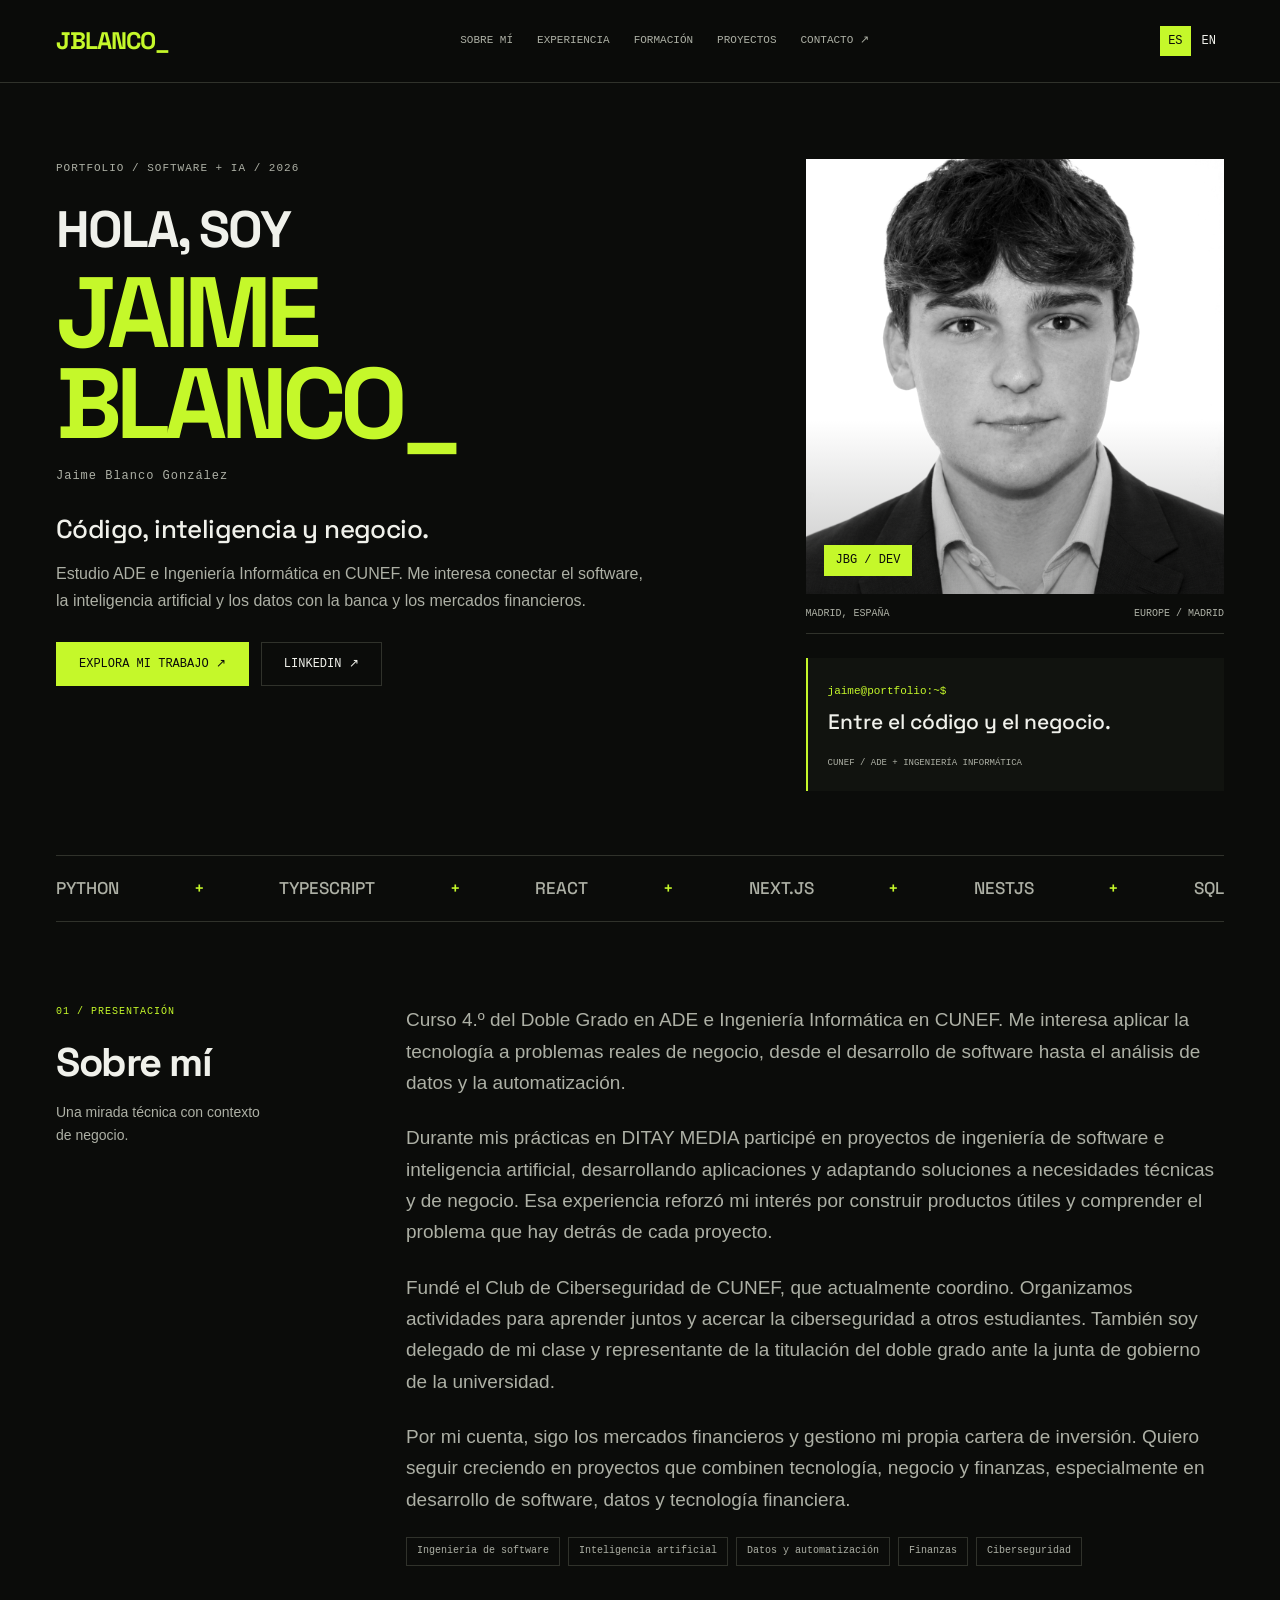
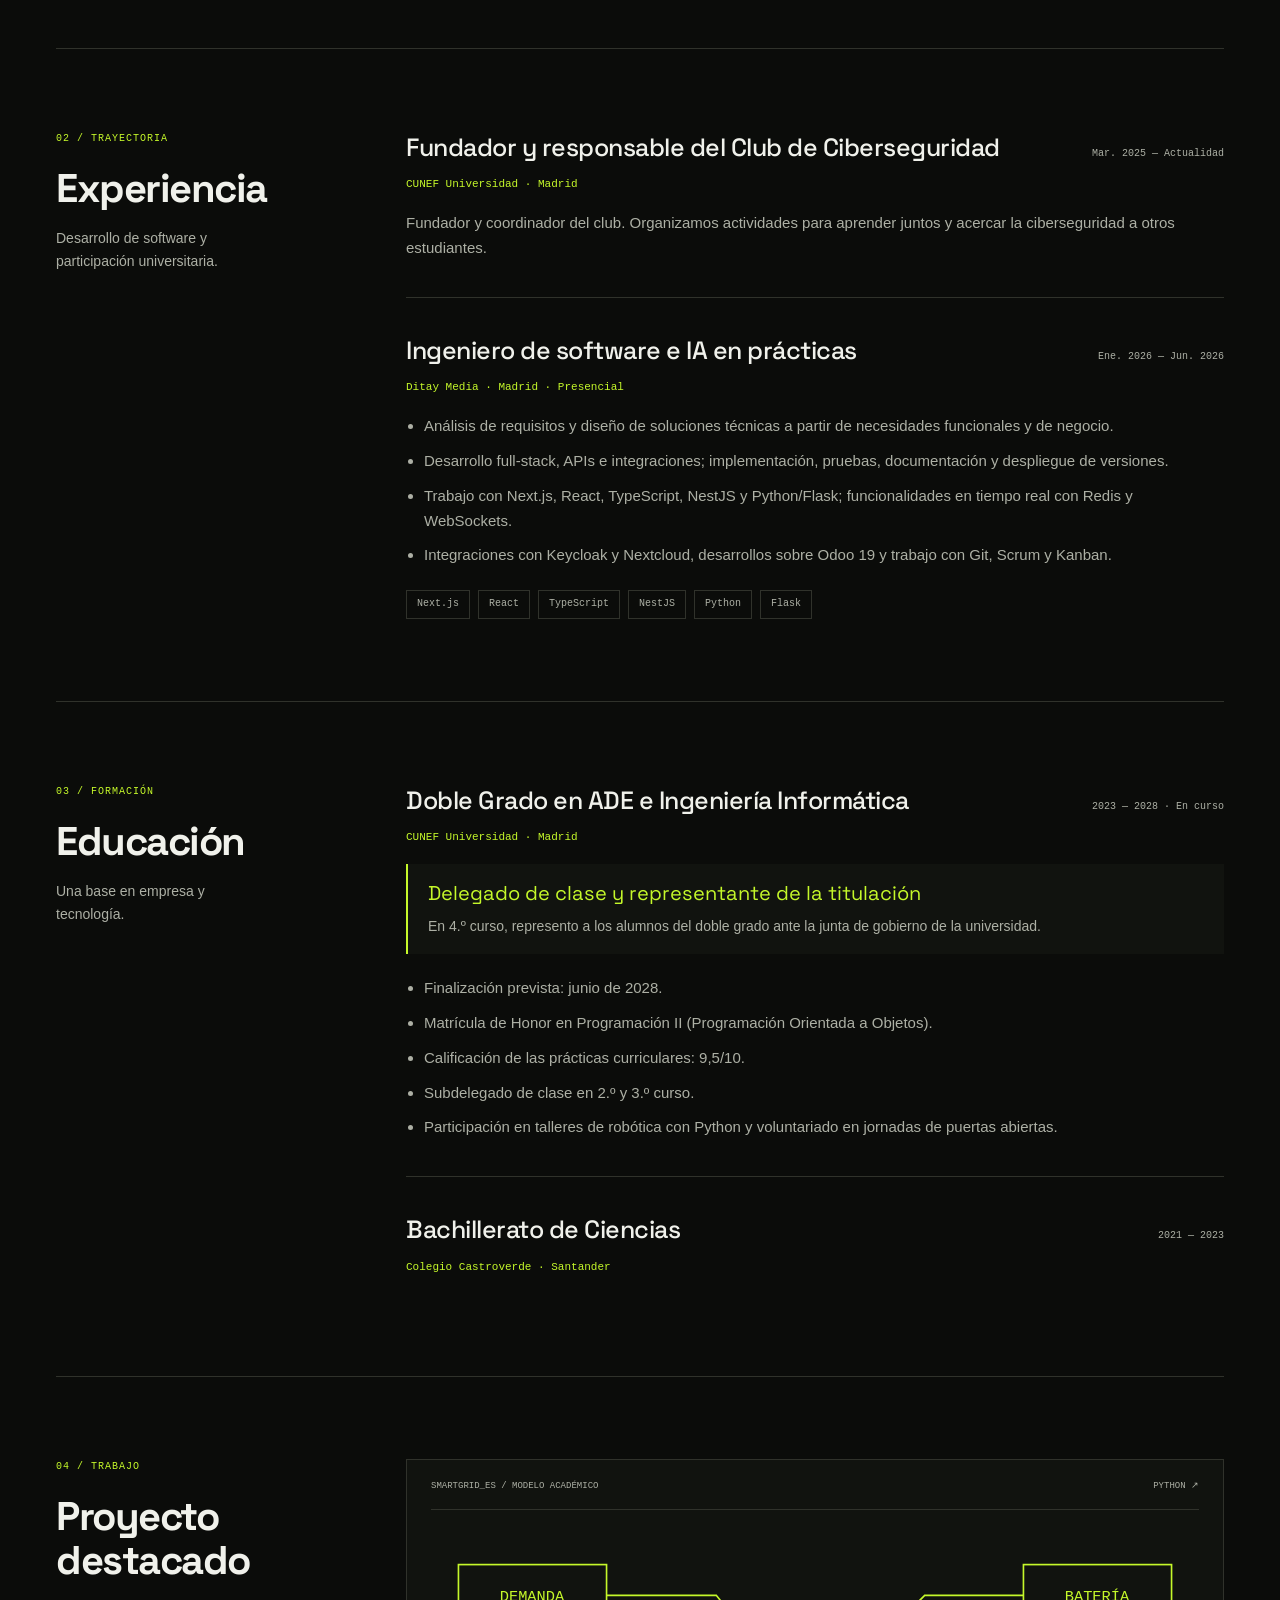
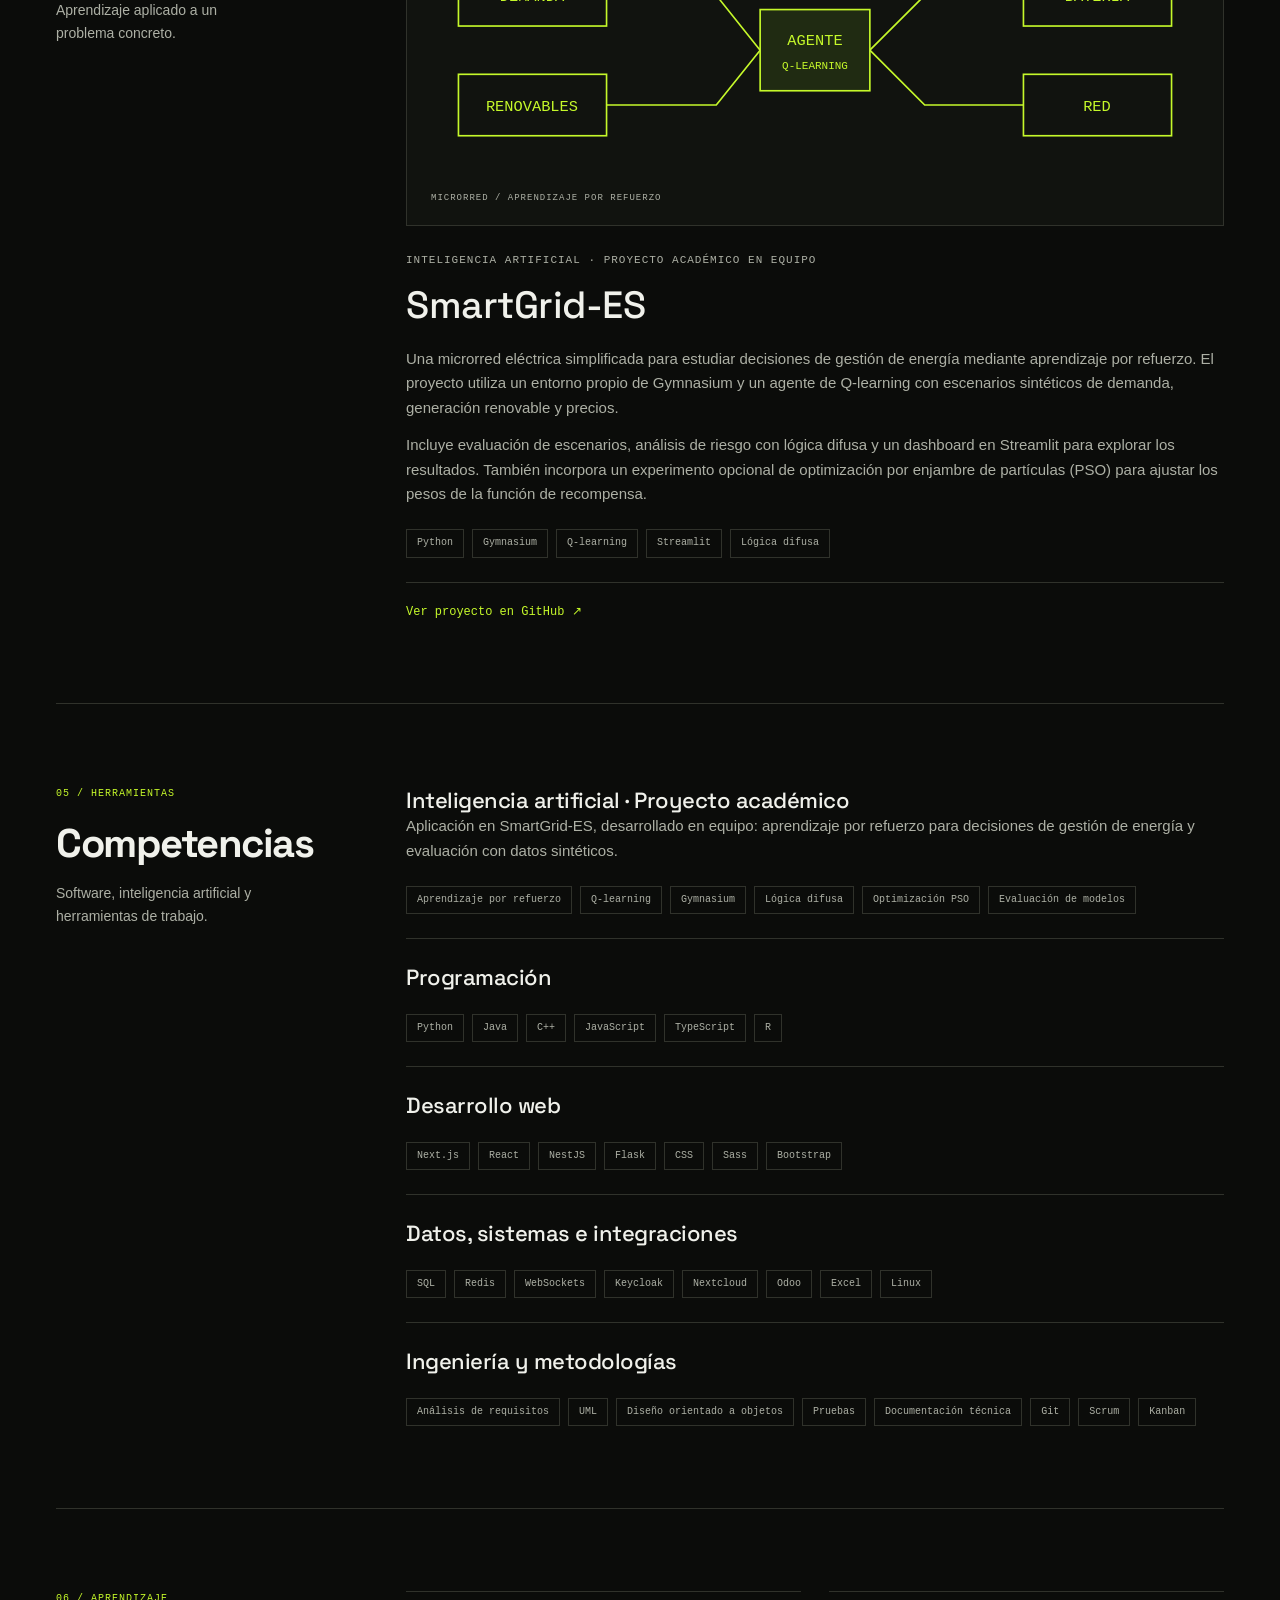
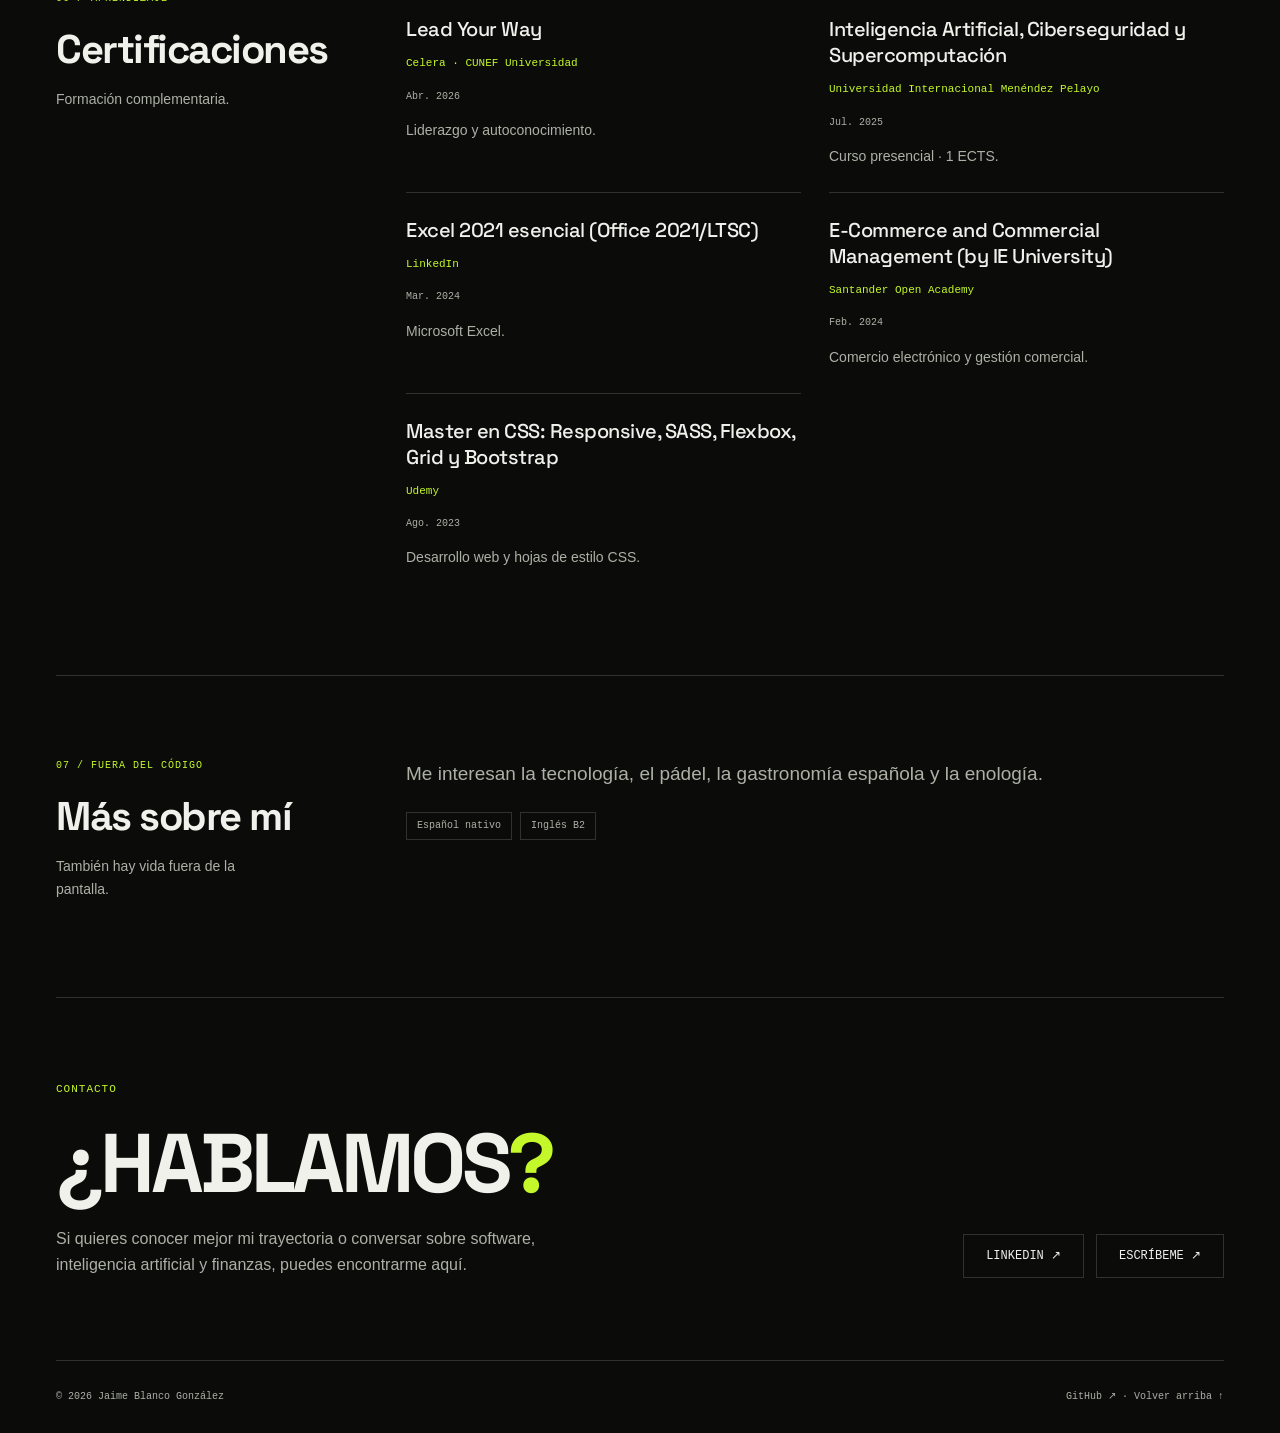
<file: index.html>
<!doctype html>
<html lang="es">
  <head>
    <meta charset="utf-8">
    <meta name="viewport" content="width=device-width, initial-scale=1">
    <title>
      Jaime Blanco González · Software, IA y finanzas
    </title>
    <meta name="description" content="Portfolio de Jaime Blanco González. ADE e Ingeniería Informática en CUNEF, experiencia en software y proyectos de inteligencia artificial.">
    <meta name="theme-color" content="#0b0c0a">
    <link rel="canonical" href="https://jaimeeblancoo.github.io/">
    <link rel="alternate" hreflang="es" href="https://jaimeeblancoo.github.io/">
    <link rel="alternate" hreflang="en" href="https://jaimeeblancoo.github.io/en/">
    <link rel="alternate" hreflang="x-default" href="https://jaimeeblancoo.github.io/">
    <link rel="icon" type="image/svg+xml" href="resources/icons/favicon.svg">
    <meta property="og:type" content="website">
    <meta property="og:locale" content="es_ES">
    <meta property="og:locale:alternate" content="en_GB">
    <meta property="og:title" content="Jaime Blanco González · Software, IA y finanzas">
    <meta property="og:description" content="ADE e Ingeniería Informática en CUNEF. Experiencia, formación y proyectos.">
    <meta property="og:url" content="https://jaimeeblancoo.github.io/">
    <meta property="og:image" content="https://jaimeeblancoo.github.io/resources/images/social-preview.png">
    <meta property="og:image:width" content="1200">
    <meta property="og:image:height" content="630">
    <meta name="twitter:card" content="summary_large_image">
    <link rel="preload" href="resources/fonts/space-grotesk.ttf" as="font" type="font/ttf" crossorigin>
    <link rel="stylesheet" href="src/css/styles.css">
    <link rel="stylesheet" href="src/css/motion.css">
    <link rel="stylesheet" href="src/css/theme.css">
    <script type="module" src="src/js/main.js">
    </script>
  </head>
  <body>
    <a class="skip" href="#contenido">Saltar al contenido</a>
    <header>
      <div class="wrap nav">
        <a class="brand" href="#inicio">JBLANCO<span>_</span></a>
        <nav aria-label="Navegación principal">
          <a href="#sobre-mi">Sobre mí</a>
          <a href="#experiencia">Experiencia</a>
          <a href="#educacion">Formación</a>
          <a href="#proyectos">Proyectos</a>
          <a href="#contacto">Contacto ↗</a>
        </nav>
        <div class="language-switch" role="group" aria-label="Idioma de la página">
          <a href="./" lang="es" hreflang="es" aria-current="page" aria-label="Español">ES</a>
          <a href="en/" lang="en" hreflang="en" data-language-link aria-label="English">EN</a>
        </div>
      </div>
    </header>
    <main class="wrap" id="contenido">
      <div class="hero" id="inicio">
        <div class="hero-copy">
          <p class="eyebrow">PORTFOLIO / SOFTWARE + IA / 2026</p>
          <h1><span class="hero-greeting">HOLA, SOY</span><span class="hero-name">JAIME<br>BLANCO<span class="cursor" aria-hidden="true">_</span></span><span class="full-name">Jaime Blanco González</span></h1>
          <p class="hero-subtitle">Código, inteligencia y negocio.</p>
          <p class="intro">Estudio ADE e Ingeniería Informática en CUNEF. Me interesa conectar el software, la inteligencia artificial y los datos con la banca y los mercados financieros.</p>
          <div class="buttons">
            <a class="button primary" href="#proyectos">Explora mi trabajo ↗</a>
            <a class="button" href="https://www.linkedin.com/in/jaimeeblancoo/" target="_blank" rel="noopener noreferrer">LinkedIn ↗</a>
          </div>
        </div>
        <aside class="profile-card" aria-label="Resumen del perfil">
          <div class="portrait-frame"><img class="profile-photo" src="resources/images/jaime-blanco.png" alt="Retrato de Jaime Blanco González" width="1122" height="1402" decoding="async" fetchpriority="high"><span class="portrait-label" aria-hidden="true">JBG / DEV</span></div>
          <div class="profile-caption"><span>MADRID, ESPAÑA</span><span>EUROPE / MADRID</span></div>
          <div class="profile-terminal"><span class="terminal-prompt">jaime@portfolio:~$</span><p>Entre el código y el negocio.</p><span class="terminal-line">CUNEF / ADE + INGENIERÍA INFORMÁTICA</span></div>
        </aside>
      </div>
      <div class="stack-strip" aria-label="Tecnologías principales"><span>PYTHON</span><span aria-hidden="true">+</span><span>TYPESCRIPT</span><span aria-hidden="true">+</span><span>REACT</span><span aria-hidden="true">+</span><span>NEXT.JS</span><span aria-hidden="true">+</span><span>NESTJS</span><span aria-hidden="true">+</span><span>SQL</span></div>
      <section id="sobre-mi">
        <div class="section-grid">
          <div>
            <span class="section-label">01 / PRESENTACIÓN</span>
            <h2>Sobre mí</h2>
            <p class="section-note">Una mirada técnica con contexto de negocio.</p>
          </div>
          <div>
            <p class="body-copy">Curso 4.º del Doble Grado en ADE e Ingeniería Informática en CUNEF. Me interesa aplicar la tecnología a problemas reales de negocio, desde el desarrollo de software hasta el análisis de datos y la automatización.</p>
            <p class="body-copy">Durante mis prácticas en DITAY MEDIA participé en proyectos de ingeniería de software e inteligencia artificial, desarrollando aplicaciones y adaptando soluciones a necesidades técnicas y de negocio. Esa experiencia reforzó mi interés por construir productos útiles y comprender el problema que hay detrás de cada proyecto.</p>
            <p class="body-copy">Fundé el Club de Ciberseguridad de CUNEF, que actualmente coordino. Organizamos actividades para aprender juntos y acercar la ciberseguridad a otros estudiantes. También soy delegado de mi clase y representante de la titulación del doble grado ante la junta de gobierno de la universidad.</p>
            <p class="body-copy">Por mi cuenta, sigo los mercados financieros y gestiono mi propia cartera de inversión. Quiero seguir creciendo en proyectos que combinen tecnología, negocio y finanzas, especialmente en desarrollo de software, datos y tecnología financiera.</p>
            <div class="tags">
              <span class="tag">Ingeniería de software</span>
              <span class="tag">Inteligencia artificial</span>
              <span class="tag">Datos y automatización</span>
              <span class="tag">Finanzas</span>
              <span class="tag">Ciberseguridad</span>
            </div>
          </div>
        </div>
      </section>
      <section id="experiencia">
        <div class="section-grid">
          <div>
            <span class="section-label">02 / TRAYECTORIA</span>
            <h2>Experiencia</h2>
            <p class="section-note">Desarrollo de software y participación universitaria.</p>
          </div>
          <div>
            <article class="entry">
              <div class="entry-top">
                <h3>Fundador y responsable del Club de Ciberseguridad</h3>
                <span class="date">Mar. 2025 — Actualidad</span>
              </div>
              <p class="company">CUNEF Universidad · Madrid</p>
              <p class="detail">Fundador y coordinador del club. Organizamos actividades para aprender juntos y acercar la ciberseguridad a otros estudiantes.</p>
            </article>
            <article class="entry">
              <div class="entry-top">
                <h3>Ingeniero de software e IA en prácticas</h3>
                <span class="date">Ene. 2026 — Jun. 2026</span>
              </div>
              <p class="company">Ditay Media · Madrid · Presencial</p>
              <ul class="bullet-list">
                <li>Análisis de requisitos y diseño de soluciones técnicas a partir de necesidades funcionales y de negocio.</li>
                <li>Desarrollo full-stack, APIs e integraciones; implementación, pruebas, documentación y despliegue de versiones.</li>
                <li>Trabajo con Next.js, React, TypeScript, NestJS y Python/Flask; funcionalidades en tiempo real con Redis y WebSockets.</li>
                <li>Integraciones con Keycloak y Nextcloud, desarrollos sobre Odoo 19 y trabajo con Git, Scrum y Kanban.</li>
              </ul>
              <div class="tags">
                <span class="tag">Next.js</span>
                <span class="tag">React</span>
                <span class="tag">TypeScript</span>
                <span class="tag">NestJS</span>
                <span class="tag">Python</span>
                <span class="tag">Flask</span>
              </div>
            </article>
          </div>
        </div>
      </section>
      <section id="educacion">
        <div class="section-grid">
          <div>
            <span class="section-label">03 / FORMACIÓN</span>
            <h2>Educación</h2>
            <p class="section-note">Una base en empresa y tecnología.</p>
          </div>
          <div>
            <article class="entry">
              <div class="entry-top">
                <h3>Doble Grado en ADE e Ingeniería Informática</h3>
                <span class="date">2023 — 2028 · En curso</span>
              </div>
              <p class="company">CUNEF Universidad · Madrid</p>
              <p class="leadership-summary"><span class="leadership-title">Delegado de clase y representante de la titulación</span><span>En 4.º curso, represento a los alumnos del doble grado ante la junta de gobierno de la universidad.</span></p>
              <ul class="bullet-list">
                <li>Finalización prevista: junio de 2028.</li>
                <li>Matrícula de Honor en Programación II (Programación Orientada a Objetos).</li>
                <li>Calificación de las prácticas curriculares: 9,5/10.</li>
                <li>Subdelegado de clase en 2.º y 3.º curso.</li>
                <li>Participación en talleres de robótica con Python y voluntariado en jornadas de puertas abiertas.</li>
              </ul>
            </article>
            <article class="entry">
              <div class="entry-top">
                <h3>Bachillerato de Ciencias</h3>
                <span class="date">2021 — 2023</span>
              </div>
              <p class="company">Colegio Castroverde · Santander</p>
            </article>
          </div>
        </div>
      </section>
      <section id="proyectos">
        <div class="section-grid">
          <div>
            <span class="section-label">04 / TRABAJO</span>
            <h2>Proyecto destacado</h2>
            <p class="section-note">Aprendizaje aplicado a un problema concreto.</p>
          </div>
          <div>
            <div class="projects">
              <article class="project">
                <div class="project-visual"><div class="visual-toolbar"><span>SMARTGRID_ES / MODELO ACADÉMICO</span><span>PYTHON ↗</span></div><svg viewBox="0 0 700 230" role="img" aria-label="MICRORRED / APRENDIZAJE POR REFUERZO"><g fill="none" stroke="currentColor" stroke-width="1.5"><path d="M160 65H260L300 115M160 165H260L300 115M400 115L450 65H540M400 115L450 165H540"/><rect x="25" y="37" width="135" height="56"/><rect x="25" y="137" width="135" height="56"/><rect class="agent-box" x="300" y="78" width="100" height="74"/><rect x="540" y="37" width="135" height="56"/><rect x="540" y="137" width="135" height="56"/></g><g fill="currentColor" text-anchor="middle" font-family="monospace" font-size="14"><text x="92" y="70">DEMANDA</text><text x="92" y="170">RENOVABLES</text><text x="350" y="110">AGENTE</text><text x="350" y="132" font-size="10">Q-LEARNING</text><text x="607" y="70">BATERÍA</text><text x="607" y="170">RED</text></g></svg><span class="visual-caption">MICRORRED / APRENDIZAJE POR REFUERZO</span></div>
                <p class="eyebrow">INTELIGENCIA ARTIFICIAL · PROYECTO ACADÉMICO EN EQUIPO</p>
                <h3>SmartGrid-ES</h3>
                <p class="detail">Una microrred eléctrica simplificada para estudiar decisiones de gestión de energía mediante aprendizaje por refuerzo. El proyecto utiliza un entorno propio de Gymnasium y un agente de Q-learning con escenarios sintéticos de demanda, generación renovable y precios.</p>
                <p class="detail detail-spaced">Incluye evaluación de escenarios, análisis de riesgo con lógica difusa y un dashboard en Streamlit para explorar los resultados. También incorpora un experimento opcional de optimización por enjambre de partículas (PSO) para ajustar los pesos de la función de recompensa.</p>
                <div class="tags">
                  <span class="tag">Python</span>
                  <span class="tag">Gymnasium</span>
                  <span class="tag">Q-learning</span>
                  <span class="tag">Streamlit</span>
                  <span class="tag">Lógica difusa</span>
                </div>
                <a class="project-link" href="https://github.com/jaimeeblancoo/smartgrid-rl-es" target="_blank" rel="noopener noreferrer">Ver proyecto en GitHub ↗</a>
              </article>
            </div>
          </div>
        </div>
      </section>
      <section id="competencias">
        <div class="section-grid">
          <div>
            <span class="section-label">05 / HERRAMIENTAS</span>
            <h2>Competencias</h2>
            <p class="section-note">Software, inteligencia artificial y herramientas de trabajo.</p>
          </div>
          <div>
            <div class="skill-group">
              <h3>Inteligencia artificial · Proyecto académico</h3>
              <p class="detail">Aplicación en SmartGrid-ES, desarrollado en equipo: aprendizaje por refuerzo para decisiones de gestión de energía y evaluación con datos sintéticos.</p>
              <div class="tags">
                <span class="tag">Aprendizaje por refuerzo</span>
                <span class="tag">Q-learning</span>
                <span class="tag">Gymnasium</span>
                <span class="tag">Lógica difusa</span>
                <span class="tag">Optimización PSO</span>
                <span class="tag">Evaluación de modelos</span>
              </div>
            </div>
            <div class="skill-group">
              <h3>Programación</h3>
              <div class="tags">
                <span class="tag">Python</span>
                <span class="tag">Java</span>
                <span class="tag">C++</span>
                <span class="tag">JavaScript</span>
                <span class="tag">TypeScript</span>
                <span class="tag">R</span>
              </div>
            </div>
            <div class="skill-group">
              <h3>Desarrollo web</h3>
              <div class="tags">
                <span class="tag">Next.js</span>
                <span class="tag">React</span>
                <span class="tag">NestJS</span>
                <span class="tag">Flask</span>
                <span class="tag">CSS</span>
                <span class="tag">Sass</span>
                <span class="tag">Bootstrap</span>
              </div>
            </div>
            <div class="skill-group">
              <h3>Datos, sistemas e integraciones</h3>
              <div class="tags">
                <span class="tag">SQL</span>
                <span class="tag">Redis</span>
                <span class="tag">WebSockets</span>
                <span class="tag">Keycloak</span>
                <span class="tag">Nextcloud</span>
                <span class="tag">Odoo</span>
                <span class="tag">Excel</span>
                <span class="tag">Linux</span>
              </div>
            </div>
            <div class="skill-group">
              <h3>Ingeniería y metodologías</h3>
              <div class="tags">
                <span class="tag">Análisis de requisitos</span>
                <span class="tag">UML</span>
                <span class="tag">Diseño orientado a objetos</span>
                <span class="tag">Pruebas</span>
                <span class="tag">Documentación técnica</span>
                <span class="tag">Git</span>
                <span class="tag">Scrum</span>
                <span class="tag">Kanban</span>
              </div>
            </div>
          </div>
        </div>
      </section>
      <section id="certificaciones">
        <div class="section-grid">
          <div>
            <span class="section-label">06 / APRENDIZAJE</span>
            <h2>Certificaciones</h2>
            <p class="section-note">Formación complementaria.</p>
          </div>
          <div>
            <div class="cert-grid">
              <article class="cert">
                <h3>Lead Your Way</h3>
                <p class="company">Celera · CUNEF Universidad</p>
                <span class="date">Abr. 2026</span>
                <p class="detail detail-spaced">Liderazgo y autoconocimiento.</p>
              </article>
              <article class="cert">
                <h3>Inteligencia Artificial, Ciberseguridad y Supercomputación</h3>
                <p class="company">Universidad Internacional Menéndez Pelayo</p>
                <span class="date">Jul. 2025</span>
                <p class="detail detail-spaced">Curso presencial · 1 ECTS.</p>
              </article>
              <article class="cert">
                <h3>Excel 2021 esencial (Office 2021/LTSC)</h3>
                <p class="company">LinkedIn</p>
                <span class="date">Mar. 2024</span>
                <p class="detail detail-spaced">Microsoft Excel.</p>
              </article>
              <article class="cert">
                <h3>E-Commerce and Commercial Management (by IE University)</h3>
                <p class="company">Santander Open Academy</p>
                <span class="date">Feb. 2024</span>
                <p class="detail detail-spaced">Comercio electrónico y gestión comercial.</p>
              </article>
              <article class="cert">
                <h3>Master en CSS: Responsive, SASS, Flexbox, Grid y Bootstrap</h3>
                <p class="company">Udemy</p>
                <span class="date">Ago. 2023</span>
                <p class="detail detail-spaced">Desarrollo web y hojas de estilo CSS.</p>
              </article>
            </div>
          </div>
        </div>
      </section>
      <section id="mas-sobre-mi">
        <div class="section-grid">
          <div>
            <span class="section-label">07 / FUERA DEL CÓDIGO</span>
            <h2>Más sobre mí</h2>
            <p class="section-note">También hay vida fuera de la pantalla.</p>
          </div>
          <div>
            <p class="body-copy">Me interesan la tecnología, el pádel, la gastronomía española y la enología.</p>
            <div class="tags">
              <span class="tag">Español nativo</span>
              <span class="tag">Inglés B2</span>
            </div>
          </div>
        </div>
      </section>
      <section id="contacto">
        <div class="contact">
          <div>
            <p class="eyebrow eyebrow-light">CONTACTO</p>
            <h2>¿HABLAMOS<span>?</span></h2>
            <p>Si quieres conocer mejor mi trayectoria o conversar sobre software, inteligencia artificial y finanzas, puedes encontrarme aquí.</p>
          </div>
          <div class="buttons">
            <a class="button" href="https://www.linkedin.com/in/jaimeeblancoo/" target="_blank" rel="noopener noreferrer">LinkedIn ↗</a>
            <a class="button" href="mailto:jaimeblancogonzalez2005@gmail.com">Escríbeme ↗</a>
          </div>
        </div>
      </section>
    </main>
    <div class="wrap">
      <footer>
        <span>© 2026 Jaime Blanco González</span>
        <div>
          <a href="https://github.com/jaimeeblancoo" target="_blank" rel="noopener noreferrer">GitHub ↗</a>
          ·
          <a href="#inicio">Volver arriba ↑</a>
        </div>
      </footer>
    </div>
  </body>
</html>
</file>
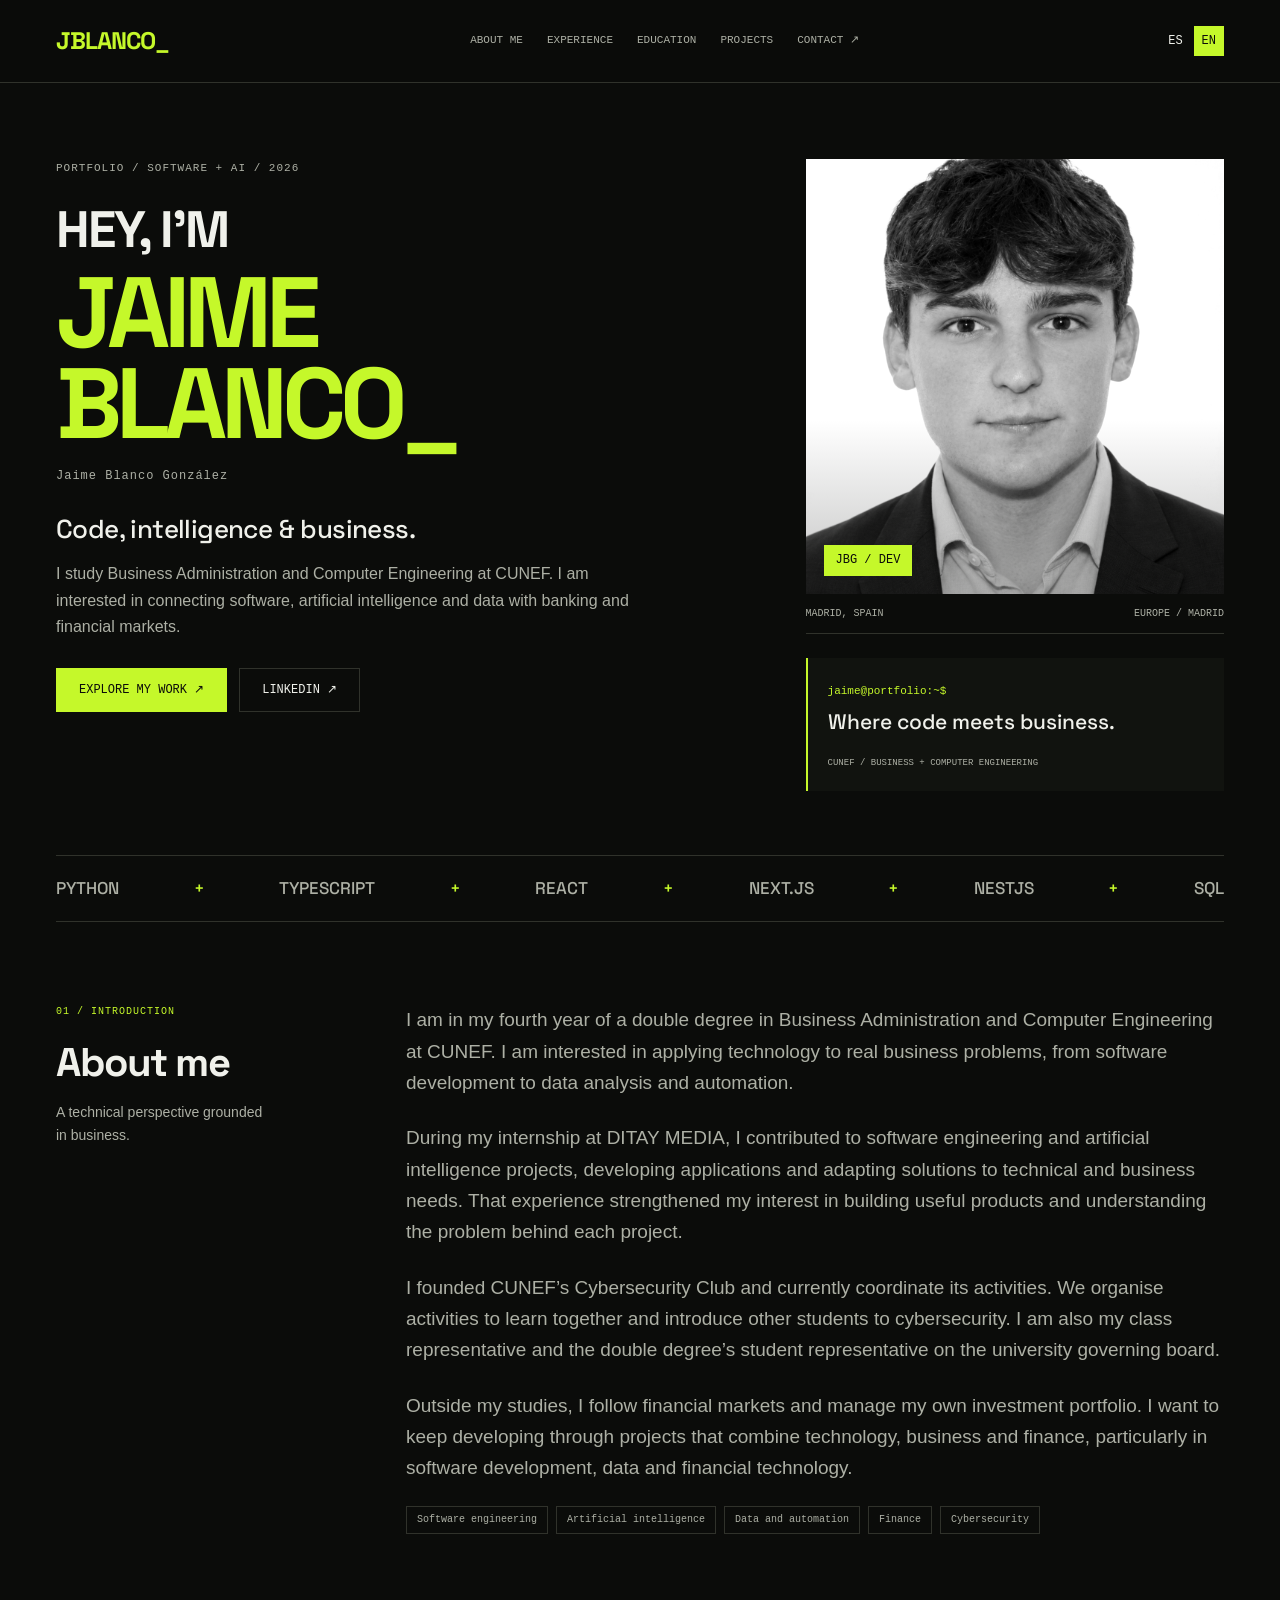
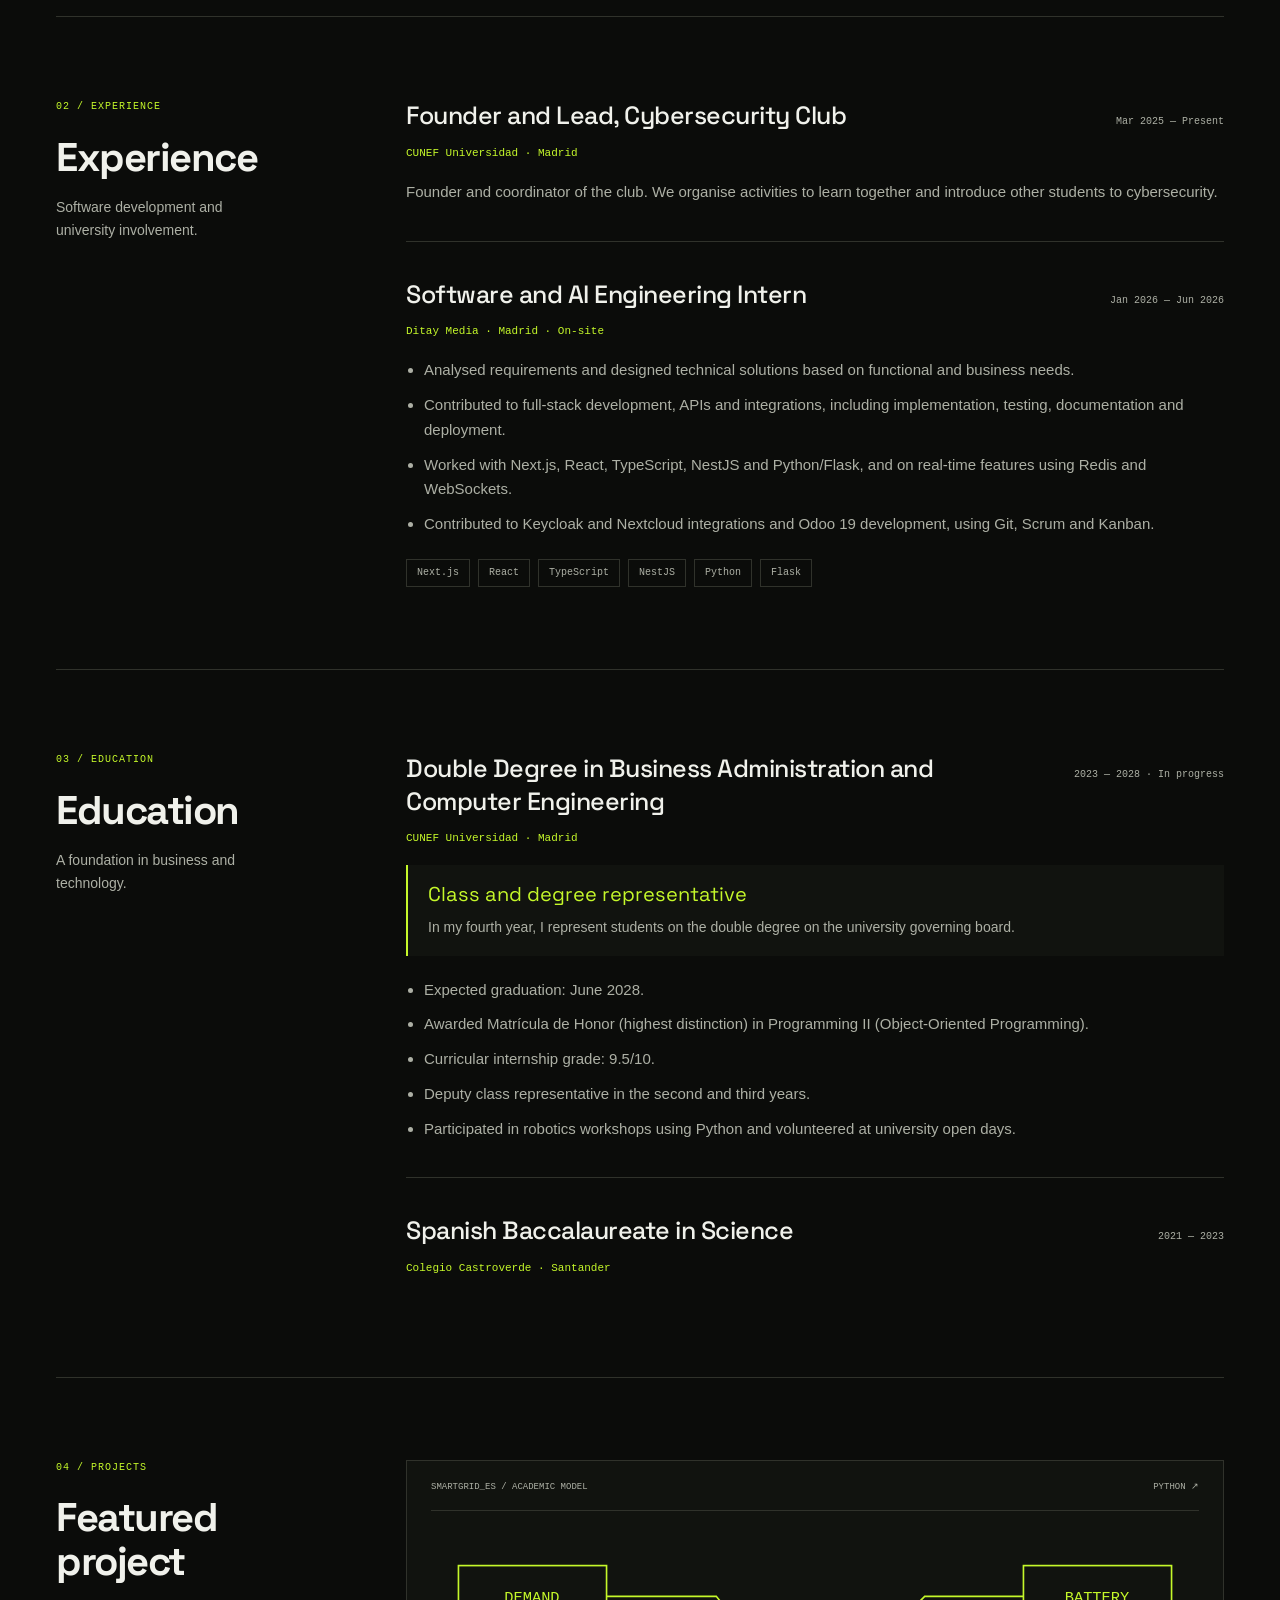
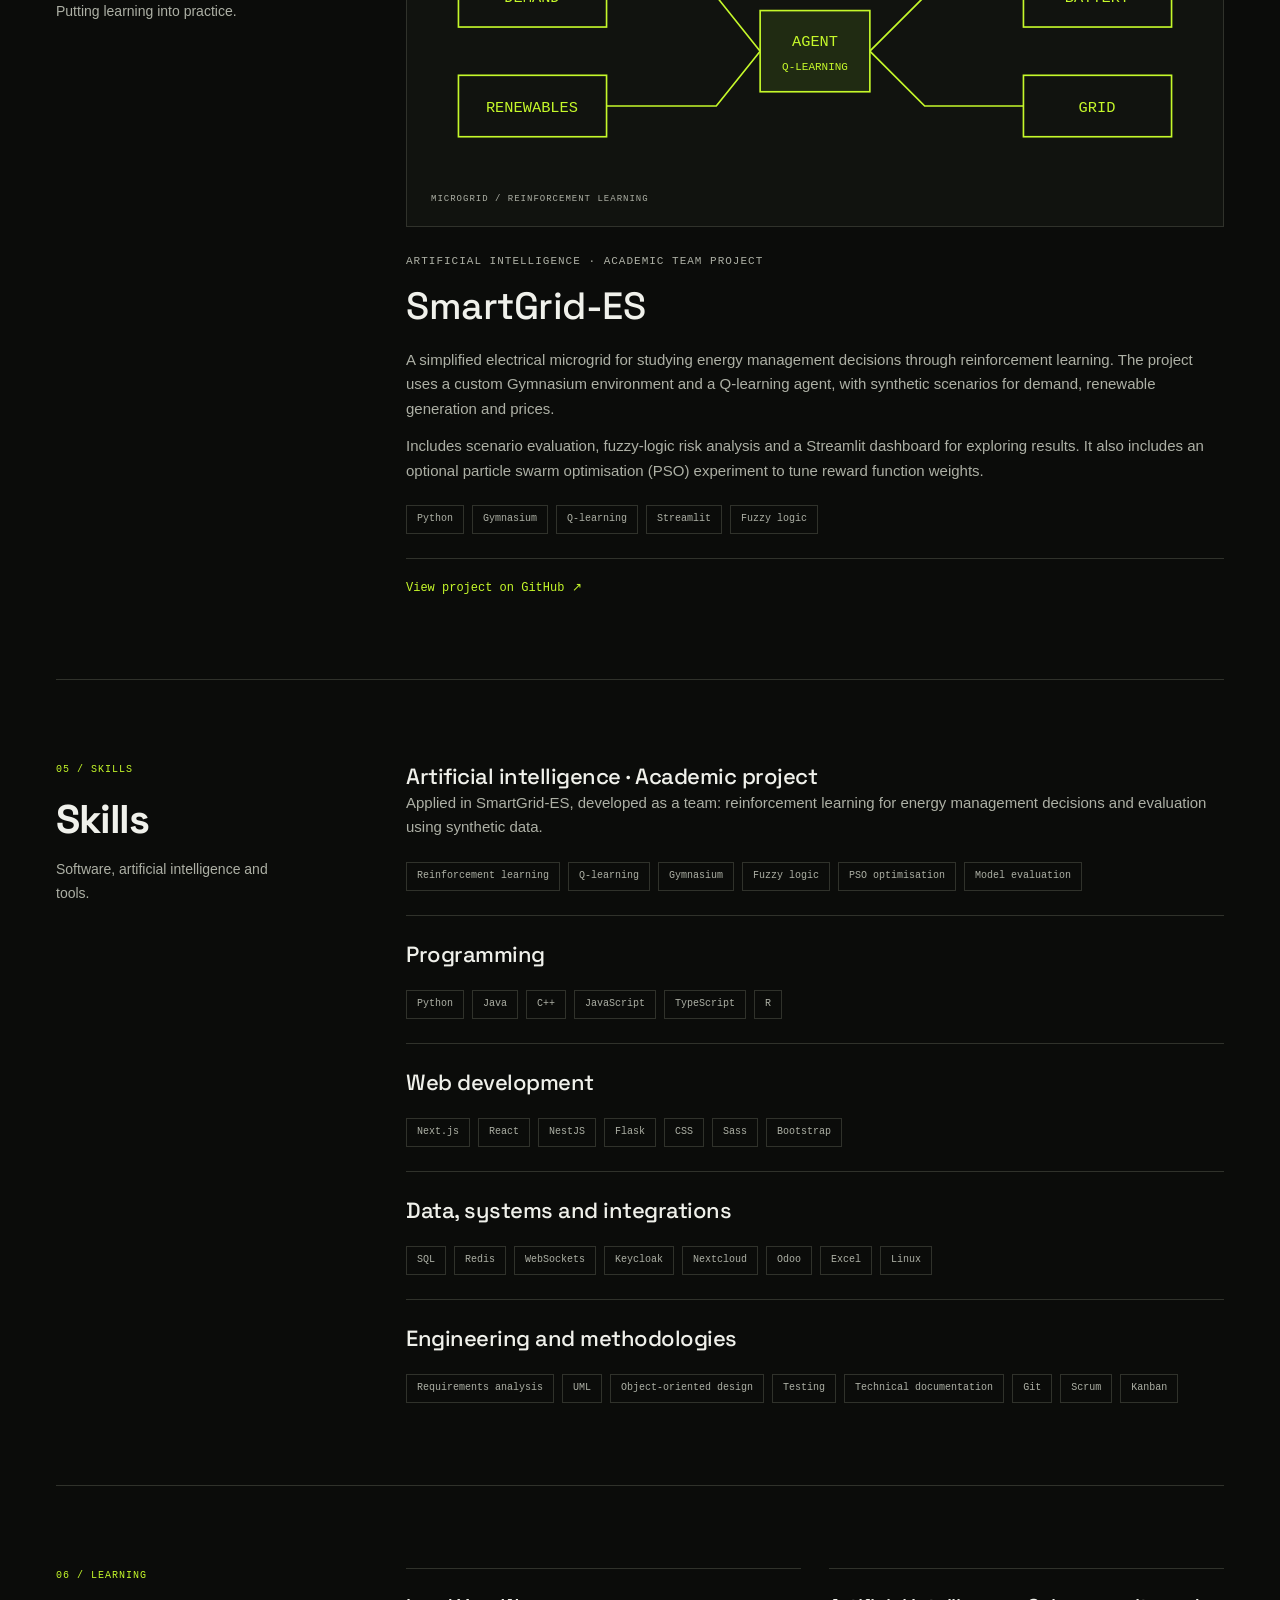
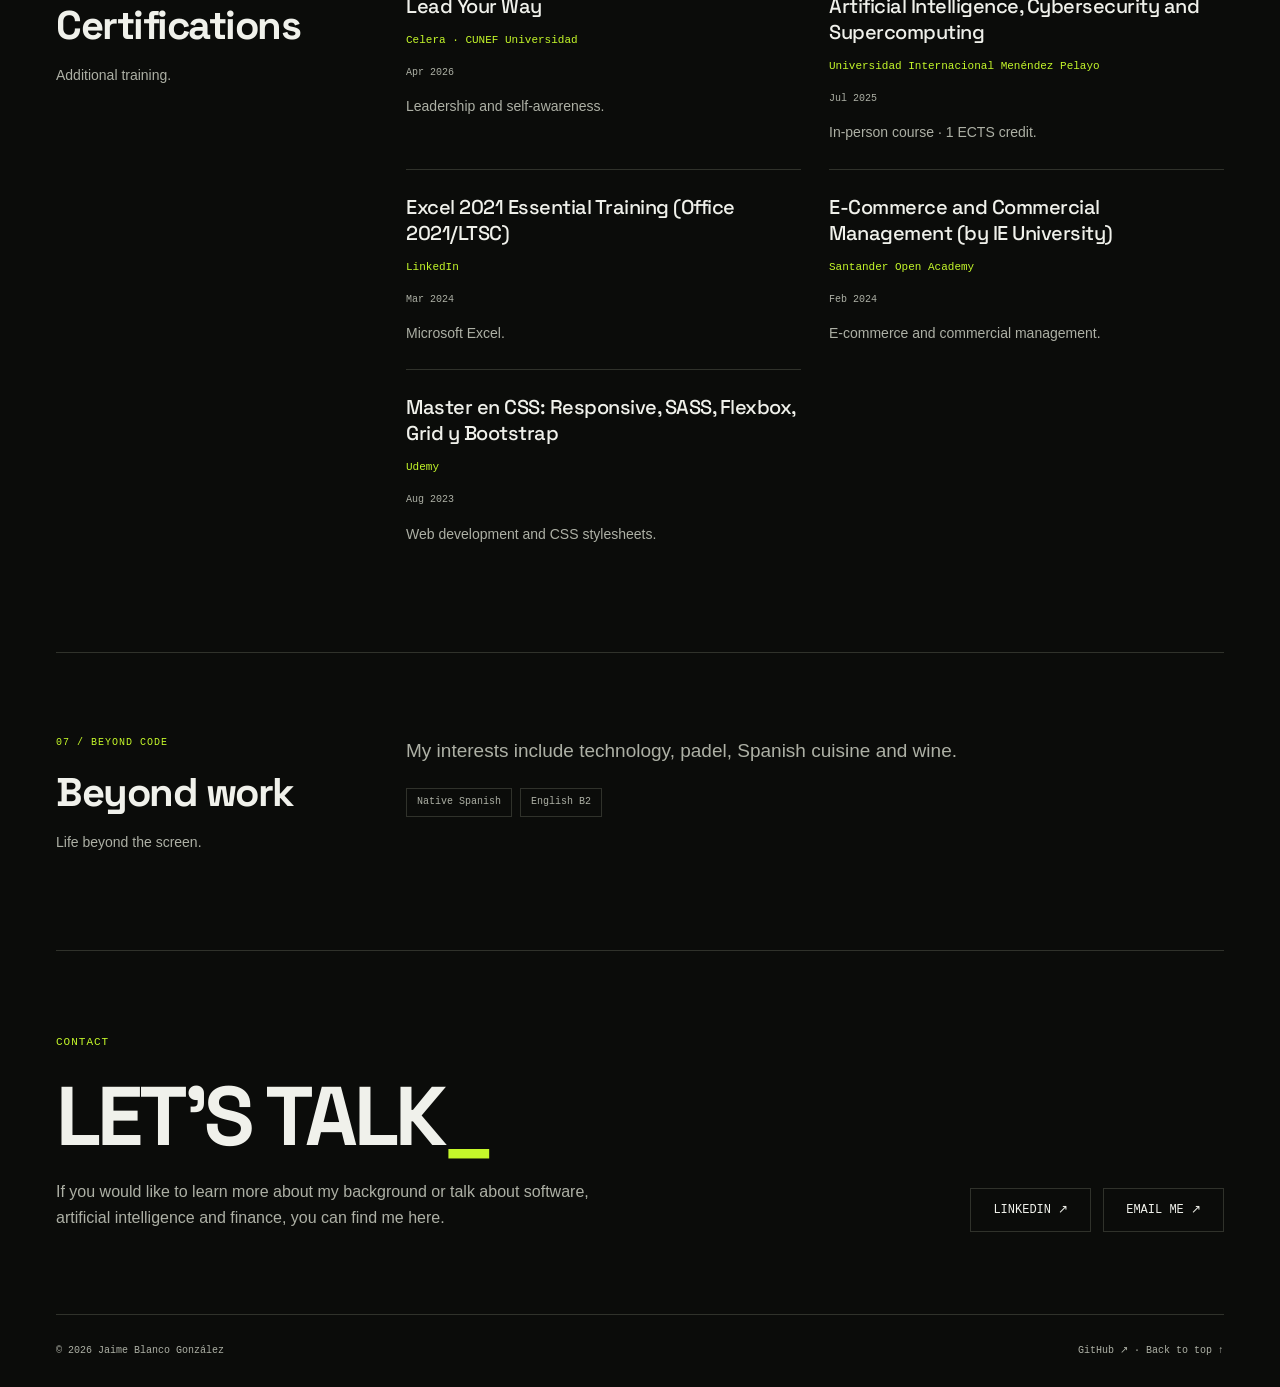
<file: en/index.html>
<!doctype html>
<html lang="en">
  <head>
    <meta charset="utf-8">
    <meta name="viewport" content="width=device-width, initial-scale=1">
    <title>
      Jaime Blanco González · Software, AI and Finance
    </title>
    <meta name="description" content="Jaime Blanco González’s portfolio. Business Administration and Computer Engineering at CUNEF, software experience and artificial intelligence projects.">
    <meta name="theme-color" content="#0b0c0a">
    <link rel="canonical" href="https://jaimeeblancoo.github.io/en/">
    <link rel="alternate" hreflang="es" href="https://jaimeeblancoo.github.io/">
    <link rel="alternate" hreflang="en" href="https://jaimeeblancoo.github.io/en/">
    <link rel="alternate" hreflang="x-default" href="https://jaimeeblancoo.github.io/">
    <link rel="icon" type="image/svg+xml" href="../resources/icons/favicon.svg">
    <meta property="og:type" content="website">
    <meta property="og:locale" content="en_GB">
    <meta property="og:locale:alternate" content="es_ES">
    <meta property="og:title" content="Jaime Blanco González · Software, AI and Finance">
    <meta property="og:description" content="Business Administration and Computer Engineering at CUNEF. Experience, education and projects.">
    <meta property="og:url" content="https://jaimeeblancoo.github.io/en/">
    <meta property="og:image" content="https://jaimeeblancoo.github.io/resources/images/social-preview-en.png">
    <meta property="og:image:width" content="1200">
    <meta property="og:image:height" content="630">
    <meta name="twitter:card" content="summary_large_image">
    <link rel="preload" href="../resources/fonts/space-grotesk.ttf" as="font" type="font/ttf" crossorigin>
    <link rel="stylesheet" href="../src/css/styles.css">
    <link rel="stylesheet" href="../src/css/motion.css">
    <link rel="stylesheet" href="../src/css/theme.css">
    <script type="module" src="../src/js/main.js">
    </script>
  </head>
  <body>
    <a class="skip" href="#contenido">Skip to content</a>
    <header>
      <div class="wrap nav">
        <a class="brand" href="#inicio">JBLANCO<span>_</span></a>
        <nav aria-label="Main navigation">
          <a href="#sobre-mi">About me</a>
          <a href="#experiencia">Experience</a>
          <a href="#educacion">Education</a>
          <a href="#proyectos">Projects</a>
          <a href="#contacto">Contact ↗</a>
        </nav>
        <div class="language-switch" role="group" aria-label="Page language">
          <a href="../" lang="es" hreflang="es" data-language-link aria-label="Español">ES</a>
          <a href="./" lang="en" hreflang="en" aria-current="page" aria-label="English">EN</a>
        </div>
      </div>
    </header>
    <main class="wrap" id="contenido">
      <div class="hero" id="inicio">
        <div class="hero-copy">
          <p class="eyebrow">PORTFOLIO / SOFTWARE + AI / 2026</p>
          <h1><span class="hero-greeting">HEY, I’M</span><span class="hero-name">JAIME<br>BLANCO<span class="cursor" aria-hidden="true">_</span></span><span class="full-name">Jaime Blanco González</span></h1>
          <p class="hero-subtitle">Code, intelligence & business.</p>
          <p class="intro">I study Business Administration and Computer Engineering at CUNEF. I am interested in connecting software, artificial intelligence and data with banking and financial markets.</p>
          <div class="buttons">
            <a class="button primary" href="#proyectos">Explore my work ↗</a>
            <a class="button" href="https://www.linkedin.com/in/jaimeeblancoo/" target="_blank" rel="noopener noreferrer">LinkedIn ↗</a>
          </div>
        </div>
        <aside class="profile-card" aria-label="Profile summary">
          <div class="portrait-frame"><img class="profile-photo" src="../resources/images/jaime-blanco.png" alt="Portrait of Jaime Blanco González" width="1122" height="1402" decoding="async" fetchpriority="high"><span class="portrait-label" aria-hidden="true">JBG / DEV</span></div>
          <div class="profile-caption"><span>MADRID, SPAIN</span><span>EUROPE / MADRID</span></div>
          <div class="profile-terminal"><span class="terminal-prompt">jaime@portfolio:~$</span><p>Where code meets business.</p><span class="terminal-line">CUNEF / BUSINESS + COMPUTER ENGINEERING</span></div>
        </aside>
      </div>
      <div class="stack-strip" aria-label="Main technologies"><span>PYTHON</span><span aria-hidden="true">+</span><span>TYPESCRIPT</span><span aria-hidden="true">+</span><span>REACT</span><span aria-hidden="true">+</span><span>NEXT.JS</span><span aria-hidden="true">+</span><span>NESTJS</span><span aria-hidden="true">+</span><span>SQL</span></div>
      <section id="sobre-mi">
        <div class="section-grid">
          <div>
            <span class="section-label">01 / INTRODUCTION</span>
            <h2>About me</h2>
            <p class="section-note">A technical perspective grounded in business.</p>
          </div>
          <div>
            <p class="body-copy">I am in my fourth year of a double degree in Business Administration and Computer Engineering at CUNEF. I am interested in applying technology to real business problems, from software development to data analysis and automation.</p>
            <p class="body-copy">During my internship at DITAY MEDIA, I contributed to software engineering and artificial intelligence projects, developing applications and adapting solutions to technical and business needs. That experience strengthened my interest in building useful products and understanding the problem behind each project.</p>
            <p class="body-copy">I founded CUNEF’s Cybersecurity Club and currently coordinate its activities. We organise activities to learn together and introduce other students to cybersecurity. I am also my class representative and the double degree’s student representative on the university governing board.</p>
            <p class="body-copy">Outside my studies, I follow financial markets and manage my own investment portfolio. I want to keep developing through projects that combine technology, business and finance, particularly in software development, data and financial technology.</p>
            <div class="tags">
              <span class="tag">Software engineering</span>
              <span class="tag">Artificial intelligence</span>
              <span class="tag">Data and automation</span>
              <span class="tag">Finance</span>
              <span class="tag">Cybersecurity</span>
            </div>
          </div>
        </div>
      </section>
      <section id="experiencia">
        <div class="section-grid">
          <div>
            <span class="section-label">02 / EXPERIENCE</span>
            <h2>Experience</h2>
            <p class="section-note">Software development and university involvement.</p>
          </div>
          <div>
            <article class="entry">
              <div class="entry-top">
                <h3>Founder and Lead, Cybersecurity Club</h3>
                <span class="date">Mar 2025 — Present</span>
              </div>
              <p class="company">CUNEF Universidad · Madrid</p>
              <p class="detail">Founder and coordinator of the club. We organise activities to learn together and introduce other students to cybersecurity.</p>
            </article>
            <article class="entry">
              <div class="entry-top">
                <h3>Software and AI Engineering Intern</h3>
                <span class="date">Jan 2026 — Jun 2026</span>
              </div>
              <p class="company">Ditay Media · Madrid · On-site</p>
              <ul class="bullet-list">
                <li>Analysed requirements and designed technical solutions based on functional and business needs.</li>
                <li>Contributed to full-stack development, APIs and integrations, including implementation, testing, documentation and deployment.</li>
                <li>Worked with Next.js, React, TypeScript, NestJS and Python/Flask, and on real-time features using Redis and WebSockets.</li>
                <li>Contributed to Keycloak and Nextcloud integrations and Odoo 19 development, using Git, Scrum and Kanban.</li>
              </ul>
              <div class="tags">
                <span class="tag">Next.js</span>
                <span class="tag">React</span>
                <span class="tag">TypeScript</span>
                <span class="tag">NestJS</span>
                <span class="tag">Python</span>
                <span class="tag">Flask</span>
              </div>
            </article>
          </div>
        </div>
      </section>
      <section id="educacion">
        <div class="section-grid">
          <div>
            <span class="section-label">03 / EDUCATION</span>
            <h2>Education</h2>
            <p class="section-note">A foundation in business and technology.</p>
          </div>
          <div>
            <article class="entry">
              <div class="entry-top">
                <h3>Double Degree in Business Administration and Computer Engineering</h3>
                <span class="date">2023 — 2028 · In progress</span>
              </div>
              <p class="company">CUNEF Universidad · Madrid</p>
              <p class="leadership-summary"><span class="leadership-title">Class and degree representative</span><span>In my fourth year, I represent students on the double degree on the university governing board.</span></p>
              <ul class="bullet-list">
                <li>Expected graduation: June 2028.</li>
                <li>Awarded Matrícula de Honor (highest distinction) in Programming II (Object-Oriented Programming).</li>
                <li>Curricular internship grade: 9.5/10.</li>
                <li>Deputy class representative in the second and third years.</li>
                <li>Participated in robotics workshops using Python and volunteered at university open days.</li>
              </ul>
            </article>
            <article class="entry">
              <div class="entry-top">
                <h3>Spanish Baccalaureate in Science</h3>
                <span class="date">2021 — 2023</span>
              </div>
              <p class="company">Colegio Castroverde · Santander</p>
            </article>
          </div>
        </div>
      </section>
      <section id="proyectos">
        <div class="section-grid">
          <div>
            <span class="section-label">04 / PROJECTS</span>
            <h2>Featured project</h2>
            <p class="section-note">Putting learning into practice.</p>
          </div>
          <div>
            <div class="projects">
              <article class="project">
                <div class="project-visual"><div class="visual-toolbar"><span>SMARTGRID_ES / ACADEMIC MODEL</span><span>PYTHON ↗</span></div><svg viewBox="0 0 700 230" role="img" aria-label="MICROGRID / REINFORCEMENT LEARNING"><g fill="none" stroke="currentColor" stroke-width="1.5"><path d="M160 65H260L300 115M160 165H260L300 115M400 115L450 65H540M400 115L450 165H540"/><rect x="25" y="37" width="135" height="56"/><rect x="25" y="137" width="135" height="56"/><rect class="agent-box" x="300" y="78" width="100" height="74"/><rect x="540" y="37" width="135" height="56"/><rect x="540" y="137" width="135" height="56"/></g><g fill="currentColor" text-anchor="middle" font-family="monospace" font-size="14"><text x="92" y="70">DEMAND</text><text x="92" y="170">RENEWABLES</text><text x="350" y="110">AGENT</text><text x="350" y="132" font-size="10">Q-LEARNING</text><text x="607" y="70">BATTERY</text><text x="607" y="170">GRID</text></g></svg><span class="visual-caption">MICROGRID / REINFORCEMENT LEARNING</span></div>
                <p class="eyebrow">ARTIFICIAL INTELLIGENCE · ACADEMIC TEAM PROJECT</p>
                <h3>SmartGrid-ES</h3>
                <p class="detail">A simplified electrical microgrid for studying energy management decisions through reinforcement learning. The project uses a custom Gymnasium environment and a Q-learning agent, with synthetic scenarios for demand, renewable generation and prices.</p>
                <p class="detail detail-spaced">Includes scenario evaluation, fuzzy-logic risk analysis and a Streamlit dashboard for exploring results. It also includes an optional particle swarm optimisation (PSO) experiment to tune reward function weights.</p>
                <div class="tags">
                  <span class="tag">Python</span>
                  <span class="tag">Gymnasium</span>
                  <span class="tag">Q-learning</span>
                  <span class="tag">Streamlit</span>
                  <span class="tag">Fuzzy logic</span>
                </div>
                <a class="project-link" href="https://github.com/jaimeeblancoo/smartgrid-rl-es" target="_blank" rel="noopener noreferrer">View project on GitHub ↗</a>
              </article>
            </div>
          </div>
        </div>
      </section>
      <section id="competencias">
        <div class="section-grid">
          <div>
            <span class="section-label">05 / SKILLS</span>
            <h2>Skills</h2>
            <p class="section-note">Software, artificial intelligence and tools.</p>
          </div>
          <div>
            <div class="skill-group">
              <h3>Artificial intelligence · Academic project</h3>
              <p class="detail">Applied in SmartGrid-ES, developed as a team: reinforcement learning for energy management decisions and evaluation using synthetic data.</p>
              <div class="tags">
                <span class="tag">Reinforcement learning</span>
                <span class="tag">Q-learning</span>
                <span class="tag">Gymnasium</span>
                <span class="tag">Fuzzy logic</span>
                <span class="tag">PSO optimisation</span>
                <span class="tag">Model evaluation</span>
              </div>
            </div>
            <div class="skill-group">
              <h3>Programming</h3>
              <div class="tags">
                <span class="tag">Python</span>
                <span class="tag">Java</span>
                <span class="tag">C++</span>
                <span class="tag">JavaScript</span>
                <span class="tag">TypeScript</span>
                <span class="tag">R</span>
              </div>
            </div>
            <div class="skill-group">
              <h3>Web development</h3>
              <div class="tags">
                <span class="tag">Next.js</span>
                <span class="tag">React</span>
                <span class="tag">NestJS</span>
                <span class="tag">Flask</span>
                <span class="tag">CSS</span>
                <span class="tag">Sass</span>
                <span class="tag">Bootstrap</span>
              </div>
            </div>
            <div class="skill-group">
              <h3>Data, systems and integrations</h3>
              <div class="tags">
                <span class="tag">SQL</span>
                <span class="tag">Redis</span>
                <span class="tag">WebSockets</span>
                <span class="tag">Keycloak</span>
                <span class="tag">Nextcloud</span>
                <span class="tag">Odoo</span>
                <span class="tag">Excel</span>
                <span class="tag">Linux</span>
              </div>
            </div>
            <div class="skill-group">
              <h3>Engineering and methodologies</h3>
              <div class="tags">
                <span class="tag">Requirements analysis</span>
                <span class="tag">UML</span>
                <span class="tag">Object-oriented design</span>
                <span class="tag">Testing</span>
                <span class="tag">Technical documentation</span>
                <span class="tag">Git</span>
                <span class="tag">Scrum</span>
                <span class="tag">Kanban</span>
              </div>
            </div>
          </div>
        </div>
      </section>
      <section id="certificaciones">
        <div class="section-grid">
          <div>
            <span class="section-label">06 / LEARNING</span>
            <h2>Certifications</h2>
            <p class="section-note">Additional training.</p>
          </div>
          <div>
            <div class="cert-grid">
              <article class="cert">
                <h3>Lead Your Way</h3>
                <p class="company">Celera · CUNEF Universidad</p>
                <span class="date">Apr 2026</span>
                <p class="detail detail-spaced">Leadership and self-awareness.</p>
              </article>
              <article class="cert">
                <h3>Artificial Intelligence, Cybersecurity and Supercomputing</h3>
                <p class="company">Universidad Internacional Menéndez Pelayo</p>
                <span class="date">Jul 2025</span>
                <p class="detail detail-spaced">In-person course · 1 ECTS credit.</p>
              </article>
              <article class="cert">
                <h3>Excel 2021 Essential Training (Office 2021/LTSC)</h3>
                <p class="company">LinkedIn</p>
                <span class="date">Mar 2024</span>
                <p class="detail detail-spaced">Microsoft Excel.</p>
              </article>
              <article class="cert">
                <h3>E-Commerce and Commercial Management (by IE University)</h3>
                <p class="company">Santander Open Academy</p>
                <span class="date">Feb 2024</span>
                <p class="detail detail-spaced">E-commerce and commercial management.</p>
              </article>
              <article class="cert">
                <h3 lang="es">Master en CSS: Responsive, SASS, Flexbox, Grid y Bootstrap</h3>
                <p class="company">Udemy</p>
                <span class="date">Aug 2023</span>
                <p class="detail detail-spaced">Web development and CSS stylesheets.</p>
              </article>
            </div>
          </div>
        </div>
      </section>
      <section id="mas-sobre-mi">
        <div class="section-grid">
          <div>
            <span class="section-label">07 / BEYOND CODE</span>
            <h2>Beyond work</h2>
            <p class="section-note">Life beyond the screen.</p>
          </div>
          <div>
            <p class="body-copy">My interests include technology, padel, Spanish cuisine and wine.</p>
            <div class="tags">
              <span class="tag">Native Spanish</span>
              <span class="tag">English B2</span>
            </div>
          </div>
        </div>
      </section>
      <section id="contacto">
        <div class="contact">
          <div>
            <p class="eyebrow eyebrow-light">CONTACT</p>
            <h2>LET’S TALK<span>_</span></h2>
            <p>If you would like to learn more about my background or talk about software, artificial intelligence and finance, you can find me here.</p>
          </div>
          <div class="buttons">
            <a class="button" href="https://www.linkedin.com/in/jaimeeblancoo/" target="_blank" rel="noopener noreferrer">LinkedIn ↗</a>
            <a class="button" href="mailto:jaimeblancogonzalez2005@gmail.com">Email me ↗</a>
          </div>
        </div>
      </section>
    </main>
    <div class="wrap">
      <footer>
        <span>© 2026 Jaime Blanco González</span>
        <div>
          <a href="https://github.com/jaimeeblancoo" target="_blank" rel="noopener noreferrer">GitHub ↗</a>
          ·
          <a href="#inicio">Back to top ↑</a>
        </div>
      </footer>
    </div>
  </body>
</html>
</file>
<file: src/css/styles.css>
/* Typography, layout and components. All content remains visible without JS. */
@font-face { font-family:Space; src:url('../../resources/fonts/space-grotesk.ttf') format('truetype'); font-weight:300 700; font-display:swap; }
* { box-sizing:border-box; }
html { scroll-behavior:smooth; scroll-padding-top:100px; }
body { margin:0; background:var(--paper); color:var(--ink); font:16px/1.65 Arial,sans-serif; }
a { color:inherit; text-decoration:none; }
a:hover { color:var(--accent); }
a:focus-visible { outline:2px solid var(--accent); outline-offset:6px; }
.wrap { width:100%; max-width:1320px; padding:0 56px; margin:auto; }
header { border-bottom:1px solid var(--line); }
.nav { min-height:82px; display:flex; align-items:center; justify-content:space-between; gap:28px; }
.brand { font:700 24px/1 Space,Arial,sans-serif; color:var(--accent); letter-spacing:-1px; flex-shrink:0; }
nav { display:flex; flex-wrap:wrap; gap:24px; font:11px/1.4 monospace; text-transform:uppercase; color:var(--muted); }
.language-switch { display:flex; gap:3px; font:12px/1.5 monospace; }
.language-switch a { padding:6px 8px; }
.language-switch a[aria-current="page"] { background:var(--accent); color:var(--paper); }
.hero { display:grid; grid-template-columns:minmax(0,1.6fr) minmax(0,1fr); gap:80px; padding:76px 0 64px; align-items:start; }
.eyebrow,.section-label,.date,.company,.tag,.eyebrow-light { font-family:monospace; }
.eyebrow { margin:0 0 30px; font-size:11px; color:var(--muted); letter-spacing:1px; }
h1,h2,h3 { font-family:Space,Arial,sans-serif; }
h1 { margin:0 0 28px; font-weight:700; line-height:.91; letter-spacing:-6px; }
.hero-greeting { display:block; font-size:clamp(30px,4vw,56px); letter-spacing:-2px; margin-bottom:14px; }
.hero-name { display:block; color:var(--accent); font-size:clamp(64px,7.8vw,110px); }
.cursor { letter-spacing:-8px; }
.full-name { display:block; font:12px/1.5 monospace; letter-spacing:1px; color:var(--muted); margin-top:18px; }
.hero-subtitle { font:500 26px/1.3 Space,Arial,sans-serif; letter-spacing:-.6px; margin:0 0 14px; }
.intro { margin:0 0 28px; max-width:590px; font-size:16px; color:var(--muted); }
.buttons { display:flex; flex-wrap:wrap; gap:12px; }
.button { display:inline-flex; align-items:center; justify-content:center; gap:10px; border:1px solid var(--line); padding:12px 22px; font:12px/1.5 monospace; text-transform:uppercase; border-radius:0; }
.primary { background:var(--accent); border-color:var(--accent); color:var(--paper); }
.primary:hover { background:var(--ink); color:var(--paper); border-color:var(--ink); }
.profile-card { min-width:0; margin:0; padding-top:0; }
.portrait-frame { position:relative; background:#b4b6ac; overflow:hidden; aspect-ratio:1/1.04; }
.profile-photo { display:block; width:100%; height:100%; object-fit:cover; object-position:center 38%; filter:grayscale(1) contrast(1.05); }
.portrait-frame::after { content:''; position:absolute; inset:0; background:linear-gradient(0deg,rgba(11,12,10,.25),transparent 40%); pointer-events:none; }
.portrait-label { position:absolute; z-index:1; left:18px; bottom:18px; padding:7px 12px; background:var(--accent); color:var(--paper); font:12px/1.4 monospace; }
.profile-caption { display:flex; justify-content:space-between; padding:12px 0; font:10px/1.5 monospace; color:var(--muted); border-bottom:1px solid var(--line); }
.profile-terminal { margin-top:24px; padding:18px 20px; background:var(--white); border-left:2px solid var(--accent); }
.terminal-prompt { font:11px/1.5 monospace; color:var(--accent); }
.profile-terminal p { margin:5px 0 12px; font:500 21px/1.3 Space,Arial,sans-serif; }
.terminal-line { font:9px/1.6 monospace; color:var(--muted); }
.stack-strip { display:flex; flex-wrap:wrap; justify-content:space-between; gap:16px; padding:24px 0; border-top:1px solid var(--line); color:var(--muted); font:500 17px/1 Space,Arial,sans-serif; }
.stack-strip span[aria-hidden] { color:var(--accent); }
section { padding:82px 0; border-top:1px solid var(--line); }
.section-grid { display:grid; grid-template-columns:280px minmax(0,1fr); gap:70px; }
.section-label { color:var(--accent); display:block; font-size:10px; letter-spacing:1px; margin-bottom:20px; }
h2 { font-size:40px; line-height:1.1; letter-spacing:-1.5px; margin:0 0 16px; }
.section-note { max-width:220px; color:var(--muted); font-size:14px; }
.body-copy { margin:0; font-size:19px; color:var(--muted); }
.body-copy+.body-copy { margin-top:24px; }
.tags { display:flex; flex-wrap:wrap; gap:8px; margin-top:22px; }
.tag { border:1px solid var(--line); font-size:10px; padding:5px 10px; color:var(--muted); }
.entry { padding-bottom:36px; margin-bottom:36px; border-bottom:1px solid var(--line); }
.entry:last-child { margin-bottom:0; padding-bottom:0; border-bottom:0; }
.entry-top { display:flex; align-items:baseline; justify-content:space-between; gap:22px; }
h3 { margin:0; font-size:25px; line-height:1.3; font-weight:500; letter-spacing:-.5px; }
.date { flex-shrink:0; font-size:10px; color:var(--muted); }
.company { color:var(--accent); font-size:11px; margin:12px 0 18px; }
.detail,.bullet-list { font-size:15px; color:var(--muted); margin:0; }
.detail-spaced { margin-top:12px; }
.bullet-list { padding-left:18px; }
.bullet-list li+li { margin-top:10px; }
.projects { display:grid; grid-template-columns:1fr; }
.project { min-width:0; }
.project .eyebrow { margin:25px 0 12px; }
.project h3 { font-size:38px; margin-bottom:16px; }
.project-link { display:flex; justify-content:space-between; border-top:1px solid var(--line); padding:20px 0 0; margin-top:24px; color:var(--accent); font:12px/1.5 monospace; }
.project-visual { padding:20px 24px; background:var(--white); border:1px solid var(--line); }
.visual-toolbar { display:flex; justify-content:space-between; gap:14px; color:var(--muted); font:9px/1.5 monospace; padding-bottom:16px; border-bottom:1px solid var(--line); }
.project-visual svg { display:block; width:100%; height:auto; color:var(--accent); padding:14px 0; }
.agent-box { fill:#202b12; }
.visual-caption { display:block; font:9px/1.6 monospace; letter-spacing:1px; color:var(--muted); }
.skill-group { padding:24px 0; border-bottom:1px solid var(--line); }
.skill-group:first-child { padding-top:0; }
.skill-group:last-child { border:0; padding-bottom:0; }
.skill-group h3 { font-size:22px; }
.cert-grid { display:grid; grid-template-columns:1fr 1fr; gap:0 28px; }
.cert { padding:24px 0; border-top:1px solid var(--line); }
.cert h3 { font-size:20px; }
.cert .company { margin:12px 0 8px; }
.cert .detail { font-size:14px; }
.small-note { font-size:13px; color:var(--muted); margin:18px 0 0; }
.leadership-summary { margin:0 0 22px; padding:16px 20px; border-left:2px solid var(--accent); background:var(--white); }
.leadership-summary span { display:block; margin-top:8px; color:var(--muted); font-size:14px; }
.leadership-summary .leadership-title { margin-top:0; color:var(--accent); font:400 20px/1.35 Space,Arial,sans-serif; }
.contact { display:flex; align-items:flex-end; justify-content:space-between; gap:40px; }
.contact h2 { font-size:clamp(48px,6.5vw,90px); letter-spacing:-4px; }
.contact h2 span { color:var(--accent); }
.contact p { max-width:550px; color:var(--muted); margin:0; }
.contact .eyebrow { color:var(--accent); margin-bottom:20px; }
.contact .buttons { flex-shrink:0; }
footer { border-top:1px solid var(--line); padding:28px 0; display:flex; justify-content:space-between; gap:16px; color:var(--muted); font:10px/1.6 monospace; }
.skip { position:fixed; left:16px; top:-70px; z-index:50; background:var(--accent); color:var(--paper); padding:12px; }
.skip:focus { top:12px; }
.print-only { display:none; }
@media(min-width:1101px) { .section-grid>div:first-child { position:sticky; top:calc(var(--header-height,82px) + 32px); align-self:start; } }
@media(max-width:1100px) { .wrap { padding:0 32px; } .nav { flex-wrap:wrap; gap:14px; padding-top:18px; padding-bottom:18px; } .language-switch { margin-left:auto; } nav { order:3; flex-basis:100%; } .hero { gap:40px; } .section-grid { grid-template-columns:210px minmax(0,1fr); gap:40px; } .entry-top { flex-direction:column; gap:8px; } .contact { flex-direction:column; align-items:flex-start; } }
@media(max-width:760px) { .hero { grid-template-columns:minmax(0,1fr); padding:46px 0; gap:38px; } .hero-name { font-size:clamp(64px,14vw,104px); } .hero-greeting { font-size:38px; } .profile-card { display:grid; grid-template-columns:1fr 1fr; gap:0 24px; } .portrait-frame { grid-row:1/3; } .profile-caption { align-self:start; flex-direction:column; gap:6px; } .profile-terminal { align-self:end; margin-top:16px; } .section-grid { grid-template-columns:1fr; gap:28px; } .section-note { max-width:100%; } section { padding:54px 0; } h2 { font-size:36px; } .stack-strip { justify-content:flex-start; font-size:14px; gap:14px; } .body-copy { font-size:17px; } }
@media(max-width:480px) { .wrap { padding:0 20px; } nav { gap:12px 18px; font-size:10px; } .hero h1 { letter-spacing:-4px; } .hero-subtitle { font-size:23px; } .profile-card { display:block; } .portrait-frame { max-height:370px; aspect-ratio:1/1; } .profile-caption { flex-direction:row; } .profile-terminal { margin-top:12px; } .cert-grid { grid-template-columns:1fr; } .project-visual { padding:16px 12px; } .visual-toolbar { flex-direction:column; gap:4px; } .contact h2 { letter-spacing:-2px; } footer { flex-direction:column; } }
@media print { header,.buttons,.skip,.stack-strip { display:none; } .wrap { padding:0; } .hero { padding:20px 0; gap:24px; } .hero-name { font-size:60px; } .hero-greeting { font-size:30px; } .section-grid { grid-template-columns:180px 1fr; gap:20px; } .section-grid>div:first-child { position:static; } section { padding:24px 0; } .entry,.cert,.project { break-inside:avoid; } h2 { font-size:26px; } .contact h2 { font-size:40px; } .profile-terminal { background:white; } .project-visual { background:white; } }
</file>
<file: src/css/motion.css>
/* Motion is progressive enhancement, with no controls or saved preferences. */
header { position:sticky; top:0; z-index:20; background:rgba(11,12,10,.96); backdrop-filter:blur(12px); }
header.is-scrolled { box-shadow:0 8px 24px #0003; }
nav a { position:relative; padding:5px 0; transition:color .2s; }
nav a[aria-current="location"] { color:var(--accent); }
nav a::after { content:''; position:absolute; bottom:0; left:0; width:100%; height:1px; background:var(--accent); transform:scaleX(0); transform-origin:left; transition:transform .25s; }
nav a[aria-current="location"]::after { transform:scaleX(1); }
.reading-progress { position:fixed; inset:0 0 auto; height:2px; background:var(--accent); transform:scaleX(0); transform-origin:left; z-index:30; pointer-events:none; }
.button,.tag,.project-visual { transition:background .2s,color .2s,border-color .2s,transform .2s; }
.back-to-top { position:fixed; right:22px; bottom:22px; z-index:25; width:42px; height:42px; display:grid; place-items:center; background:var(--accent); color:var(--paper); border:1px solid var(--accent); font-size:24px; }
.back-to-top[hidden] { display:none; }
.back-to-top:hover { background:var(--ink); color:var(--paper); }
@media(hover:hover) and (pointer:fine) { .button:hover { transform:translateY(-2px); } .tag:hover { border-color:var(--accent); color:var(--ink); } .project:hover .project-visual { border-color:var(--accent); } }
@media(prefers-reduced-motion:reduce) { html { scroll-behavior:auto; } *,*::before,*::after { transition:none!important; } .button:hover { transform:none; } }
@media print { header,.reading-progress,.back-to-top { display:none; } }
</file>
<file: src/css/theme.css>
/* Shared colour tokens. Original implementation inspired by Ericode. */
:root { color-scheme:dark; --paper:#0b0c0a; --ink:#f0f1eb; --muted:#adb0a5; --line:#30322b; --accent:#c5f82a; --white:#11130f; }
::selection { background:var(--accent); color:var(--paper); }
@media print { :root { color-scheme:light; --paper:#fff; --ink:#17202c; --muted:#4d5663; --line:#d2d6dc; --accent:#344a14; --white:#fff; } }
</file>
